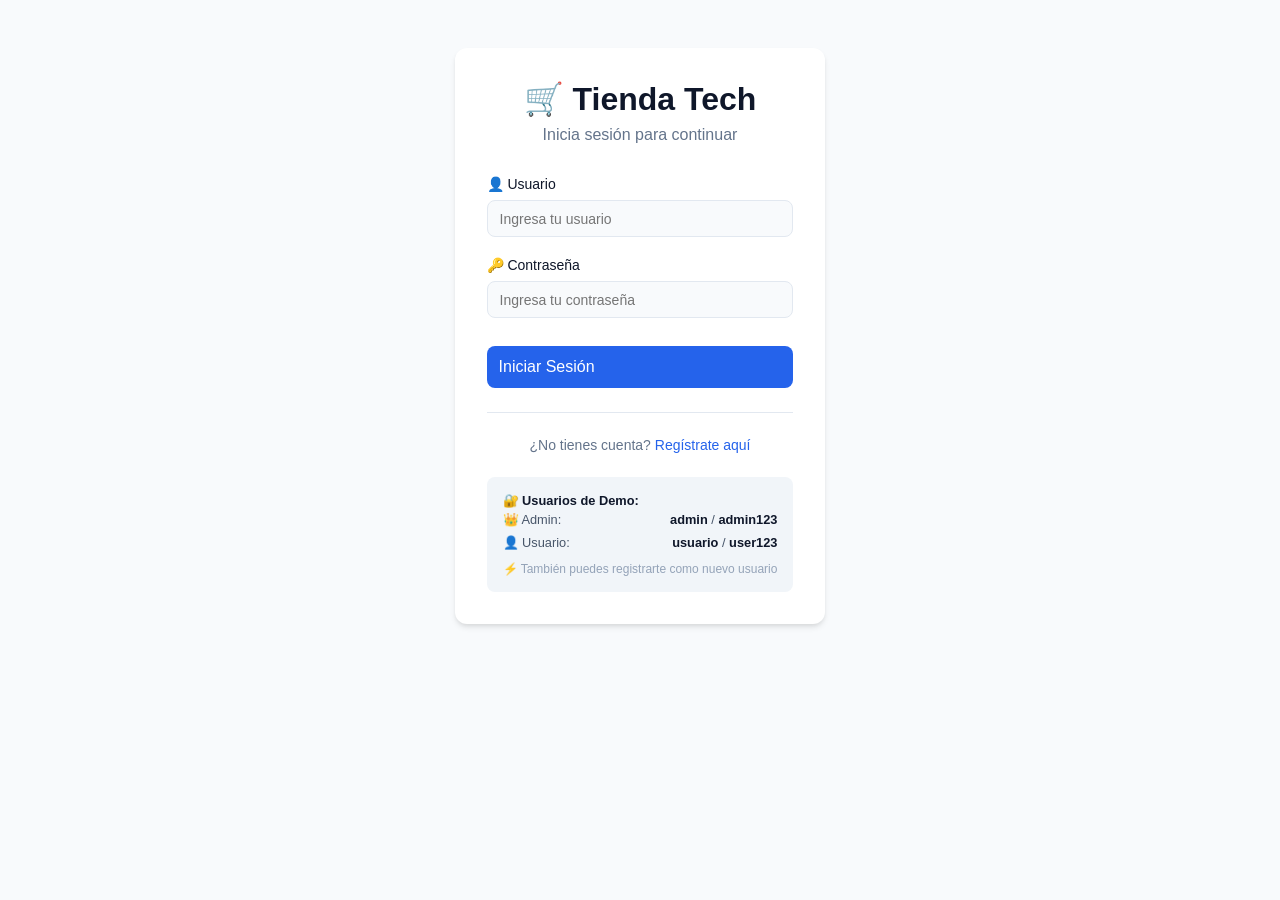
<file: index.html>
<!DOCTYPE html>
<html lang="en">
<head>
    <meta charset="UTF-8">
    <meta name="viewport" content="width=device-width, initial-scale=1.0">
    <title>Login | Tienda Tech</title>
    <link rel="stylesheet" href="style.css">
    <style>
        .auth-container {
            max-width: 400px;
            margin: 3rem auto;
            padding: 2rem;
            background: white;
            border-radius: 12px;
            box-shadow: 0 4px 6px -1px rgba(0, 0, 0, 0.1), 0 2px 4px -1px rgba(0, 0, 0, 0.06);
        }

        .auth-container h1 {
            text-align: center;
            font-size: 2rem;
            margin-bottom: 0.5rem;
            color: #0f172a;
        }

        .auth-container .subtitle {
            text-align: center;
            color: #64748b;
            margin-bottom: 2rem;
        }

        .auth-container .form-group {
            margin-bottom: 1.25rem;
        }

        .auth-container label {
            display: block;
            margin-bottom: 0.5rem;
            font-weight: 500;
            color: #0f172a;
            font-size: 0.875rem;
        }

        .auth-container input {
            width: 100%;
            padding: 0.6rem 0.75rem;
            background: #f8fafc;
            border: 1px solid #e2e8f0;
            border-radius: 8px;
            color: #0f172a;
            font-size: 0.875rem;
            transition: all 0.2s ease;
        }

        .auth-container input:focus {
            outline: none;
            border-color: #2563eb;
            box-shadow: 0 0 0 3px rgba(37, 99, 235, 0.1);
        }

        .auth-container .btn {
            width: 100%;
            padding: 0.75rem;
            font-size: 1rem;
            margin-top: 0.5rem;
        }

        .auth-container .error-message {
            background: #fee2e2;
            color: #991b1b;
            padding: 0.75rem;
            border-radius: 8px;
            margin-bottom: 1rem;
            display: none;
            font-size: 0.875rem;
        }

        .auth-container .error-message.show {
            display: block;
        }

        .auth-container .success-message {
            background: #dcfce7;
            color: #166534;
            padding: 0.75rem;
            border-radius: 8px;
            margin-bottom: 1rem;
            display: none;
            font-size: 0.875rem;
        }

        .auth-container .success-message.show {
            display: block;
        }

        .auth-container .auth-links {
            text-align: center;
            margin-top: 1.5rem;
            padding-top: 1.5rem;
            border-top: 1px solid #e2e8f0;
            color: #64748b;
            font-size: 0.875rem;
        }

        .auth-container .auth-links a {
            color: #2563eb;
            text-decoration: none;
            font-weight: 500;
        }

        .auth-container .auth-links a:hover {
            text-decoration: underline;
        }

        .auth-container .info-box {
            background: #f1f5f9;
            padding: 1rem;
            border-radius: 8px;
            margin-top: 1.5rem;
            font-size: 0.8rem;
            color: #475569;
        }

        .auth-container .info-box strong {
            color: #0f172a;
        }

        .auth-container .info-box .demo-user {
            display: flex;
            justify-content: space-between;
            padding: 0.25rem 0;
        }

        @media (max-width: 480px) {
            .auth-container {
                margin: 2rem 1rem;
                padding: 1.5rem;
            }
        }
    </style>
</head>
<body>
    <div class="container">
        <div class="auth-container">
            <h1>🛒 Tienda Tech</h1>
            <p class="subtitle">Inicia sesión para continuar</p>

            <!-- Mensajes -->
            <div id="errorMessage" class="error-message">
                ❌ Usuario o contraseña incorrectos
            </div>
            <div id="successMessage" class="success-message">
                ✅ ¡Registro exitoso! Ahora inicia sesión
            </div>

            <form id="loginForm">
                <div class="form-group">
                    <label for="username">👤 Usuario</label>
                    <input type="text" id="username" placeholder="Ingresa tu usuario" required>
                </div>

                <div class="form-group">
                    <label for="password">🔑 Contraseña</label>
                    <input type="password" id="password" placeholder="Ingresa tu contraseña" required>
                </div>

                <button type="submit" class="btn btn-primary">Iniciar Sesión</button>
            </form>

            <!-- Enlaces -->
            <div class="auth-links">
                ¿No tienes cuenta? <a href="register.html">Regístrate aquí</a>
            </div>

            <!-- Demo Users -->
            <div class="info-box">
                <strong>🔐 Usuarios de Demo:</strong>
                <div class="demo-user">
                    <span>👑 Admin:</span>
                    <span><strong>admin</strong> / <strong>admin123</strong></span>
                </div>
                <div class="demo-user">
                    <span>👤 Usuario:</span>
                    <span><strong>usuario</strong> / <strong>user123</strong></span>
                </div>
                <div style="margin-top: 0.5rem; font-size: 0.75rem; color: #94a3b8;">
                    ⚡ También puedes registrarte como nuevo usuario
                </div>
            </div>
        </div>
    </div>

    <script src="login.js"></script>
</body>
</html>
</file>
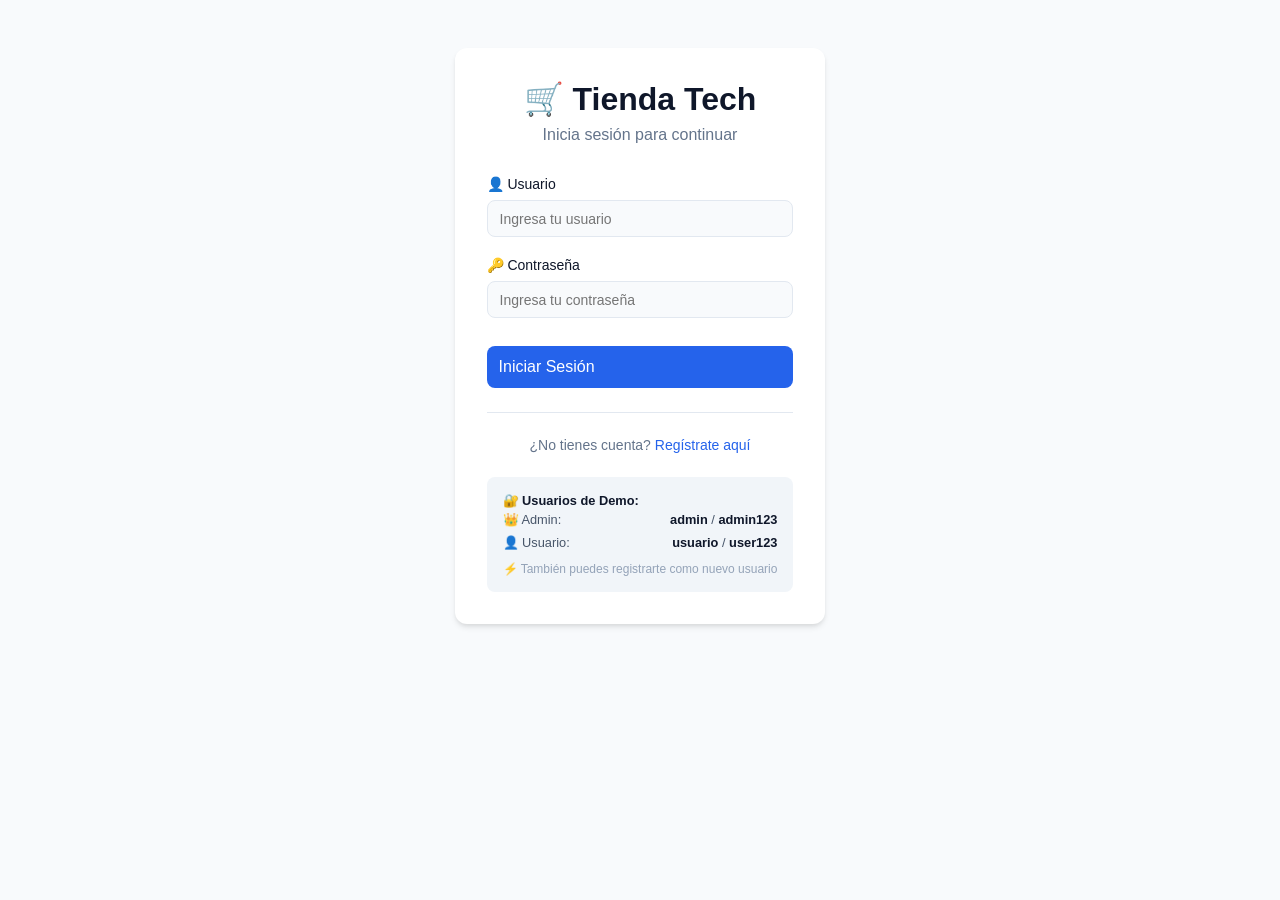
<file: admin.html>
<!DOCTYPE html>
<html lang="en">
<head>
    <meta charset="UTF-8">
    <meta name="viewport" content="width=device-width, initial-scale=1.0">
    <title>Admin | Tienda Tech</title>
    <link rel="stylesheet" href="style.css">
</head>
<body>
    <div class="container">
        <!-- Encabezado -->
        <div class="header">
            <h1>🔐 <span>Panel Admin</span></h1>
            <div class="header-actions">
                <span class="badge badge-admin" id="adminInfo">
                    🔑 Cargando...
                </span>
                <button class="btn btn-primary" onclick="abrirModalAgregar()">
                    + Agregar Producto
                </button>
                <button class="btn btn-secondary" onclick="cerrarSesion()">🚪 Salir</button>
            </div>
        </div>

        <!-- Grid de Productos -->
        <div id="listaProductos" class="product-grid"></div>
    </div>

    <!-- Modal para Agregar/Editar -->
    <div id="modalProducto" class="modal-overlay">
        <div class="modal">
            <div class="modal-header">
                <h2 id="modalTitulo">Nuevo Producto</h2>
                <button class="modal-close" onclick="cerrarModal()">✕</button>
            </div>
            <form id="formProducto">
                <input type="hidden" id="productoId">
                
                <div class="form-group">
                    <label>Nombre del Producto</label>
                    <input type="text" id="nombre" placeholder="Ej: Notebook Pro" required>
                </div>

                <div class="form-group">
                    <label>Precio (CLP)</label>
                    <input type="number" id="precio" placeholder="Ej: 500000" required>
                </div>

                <div class="form-group">
                    <label>Descripción</label>
                    <textarea id="descripcion" placeholder="Descripción del producto" required></textarea>
                </div>

                <div class="form-group">
                    <label>URL de la Imagen</label>
                    <input type="text" id="imagen" placeholder="Ej: img/producto.jpg">
                    <small style="color: var(--text-muted); font-size: 0.75rem;">Deja en blanco para usar imagen por defecto</small>
                </div>

                <div class="form-actions">
                    <button type="button" class="btn btn-secondary" onclick="cerrarModal()">Cancelar</button>
                    <button type="submit" class="btn btn-success" id="btnGuardar">Guardar</button>
                </div>
            </form>
        </div>
    </div>

    <!-- Footer -->
    <footer class="footer">
        <div class="footer-content">
            <div class="footer-section">
                <h4>Tienda Tech</h4>
                <p>Tu tienda de tecnología confiable desde 2024</p>
            </div>
            <div class="footer-section">
                <h4>Enlaces</h4>
                <a href="productos.html">Productos</a>
                <a href="#">Ofertas</a>
                <a href="#">Contacto</a>
            </div>
            <div class="footer-section">
                <h4>Contacto</h4>
                <p>📧 info@tiendatech.com</p>
                <p>📞 +56 9 1234 5678</p>
                <p>📍 Santiago, Chile</p>
            </div>
        </div>
        <div class="footer-bottom">
            © 2024 <span>Tienda Tech</span> - Todos los derechos reservados
        </div>
    </footer>

    <script src="login.js"></script>
    <script src="admin.js"></script>
</body>
</html>
</file>
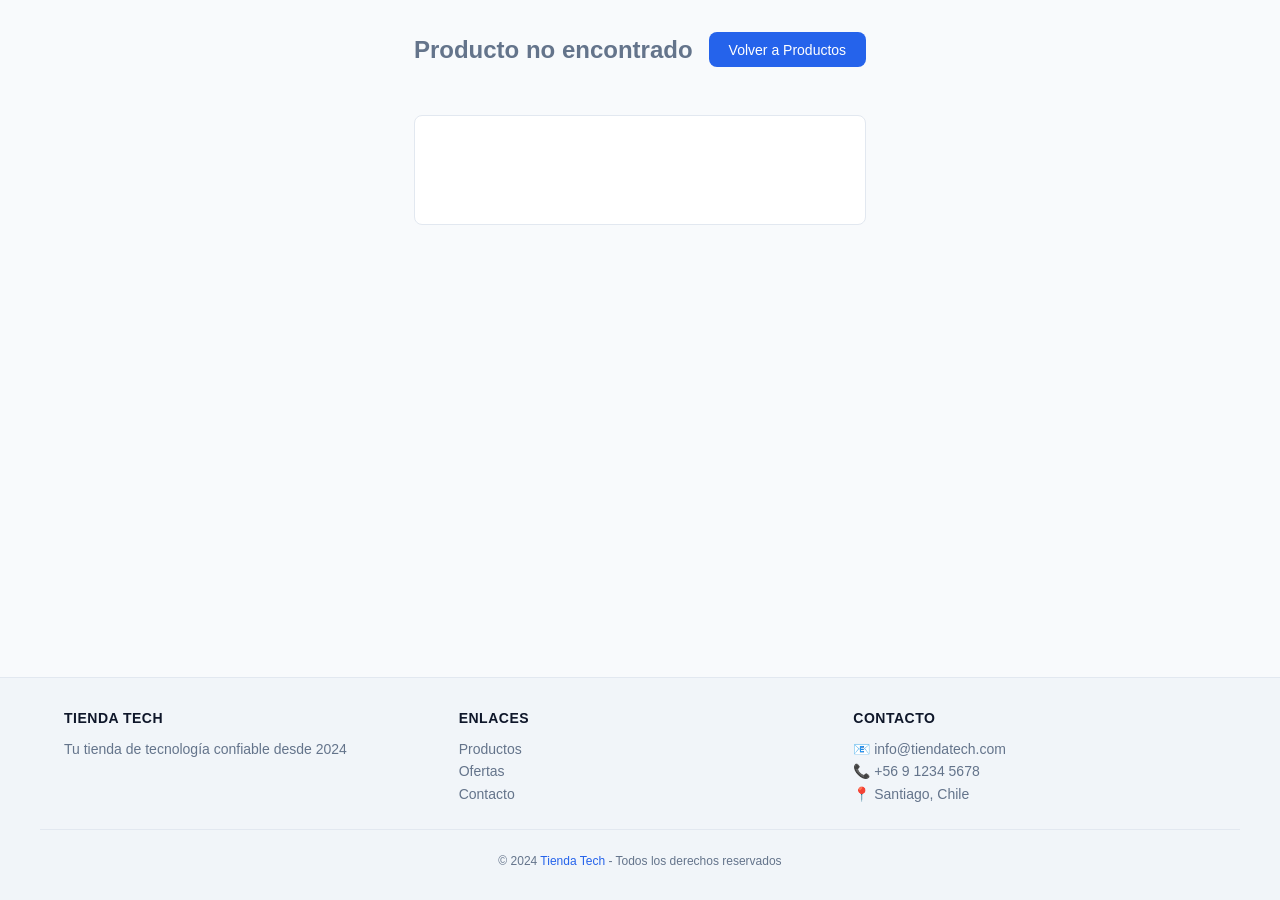
<file: detalle.html>
<!DOCTYPE html>
<html lang="en">
<head>
    <meta charset="UTF-8">
    <meta name="viewport" content="width=device-width, initial-scale=1.0">
    <title>Detalle Producto | Tienda Tech</title>
    <link rel="stylesheet" href="style.css">
</head>
<body>
    <div class="container">
        <div class="header" style="border-bottom: none; padding-bottom: 1rem;">
            <h1>📦 <span>Detalle del Producto</span></h1>
            <div class="header-actions">
                <a href="productos.html" class="btn btn-outline">← Volver</a>
            </div>
        </div>

        <div style="background: var(--card-bg); border: 1px solid var(--border); border-radius: var(--radius); padding: 2rem; max-width: 600px; margin: 0 auto;">
            <img id="imagen" width="100%" style="border-radius: var(--radius); margin-bottom: 1.5rem; background: var(--border);">
            <h2 id="nombre" style="font-size: 1.5rem; margin-bottom: 0.5rem;"></h2>
            <p id="precio" style="font-size: 1.75rem; font-weight: 700; color: var(--primary); margin-bottom: 1rem;"></p>
            <p id="descripcion" style="color: var(--text-muted); line-height: 1.6;"></p>
        </div>
    </div>

    <!-- Footer -->
    <footer class="footer">
        <div class="footer-content">
            <div class="footer-section">
                <h4>Tienda Tech</h4>
                <p>Tu tienda de tecnología confiable desde 2024</p>
            </div>
            <div class="footer-section">
                <h4>Enlaces</h4>
                <a href="productos.html">Productos</a>
                <a href="#">Ofertas</a>
                <a href="#">Contacto</a>
            </div>
            <div class="footer-section">
                <h4>Contacto</h4>
                <p>📧 info@tiendatech.com</p>
                <p>📞 +56 9 1234 5678</p>
                <p>📍 Santiago, Chile</p>
            </div>
        </div>
        <div class="footer-bottom">
            © 2024 <span>Tienda Tech</span> - Todos los derechos reservados
        </div>
    </footer>

    <script src="detalle.js"></script>
</body>
</html>
</file>
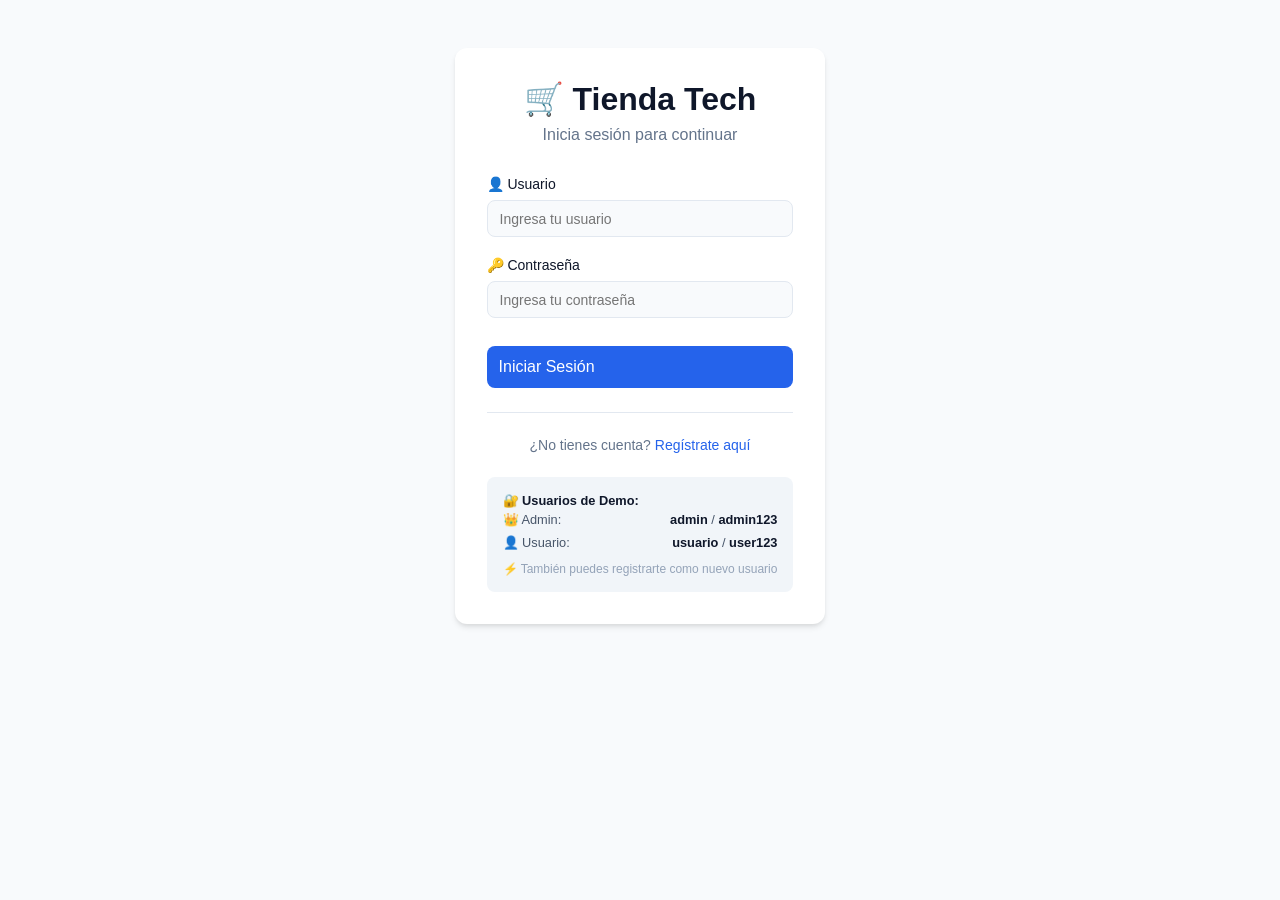
<file: productos.html>
<!DOCTYPE html>
<html lang="en">
<head>
    <meta charset="UTF-8">
    <meta name="viewport" content="width=device-width, initial-scale=1.0">
    <title>Productos | Tienda Tech</title>
    <link rel="stylesheet" href="style.css">
</head>
<body>
    <div class="container">
        <!-- Encabezado -->
        <div class="header">
            <h1>🛒 <span>Productos</span></h1>
            <div class="header-actions">
                <span class="badge badge-user" id="userInfo">
                    👤 Cargando...
                </span>
                <button class="btn btn-secondary" onclick="cerrarSesion()">🚪 Salir</button>
            </div>
        </div>

        <!-- Grid de Productos -->
        <div id="listaProductos" class="product-grid"></div>
    </div>

    <!-- Footer -->
    <footer class="footer">
        <div class="footer-content">
            <div class="footer-section">
                <h4>Tienda Tech</h4>
                <p>Tu tienda de tecnología confiable desde 2024</p>
            </div>
            <div class="footer-section">
                <h4>Enlaces</h4>
                <a href="productos.html">Inicio</a>
                <a href="#">Ofertas</a>
                <a href="#">Contacto</a>
            </div>
            <div class="footer-section">
                <h4>Contacto</h4>
                <p>📧 info@tiendatech.com</p>
                <p>📞 +56 9 1234 5678</p>
                <p>📍 Santiago, Chile</p>
            </div>
        </div>
        <div class="footer-bottom">
            © 2024 <span>Tienda Tech</span> - Todos los derechos reservados
        </div>
    </footer>

    <script src="login.js"></script>
    <script src="productos.js"></script>
</body>
</html>
</file>
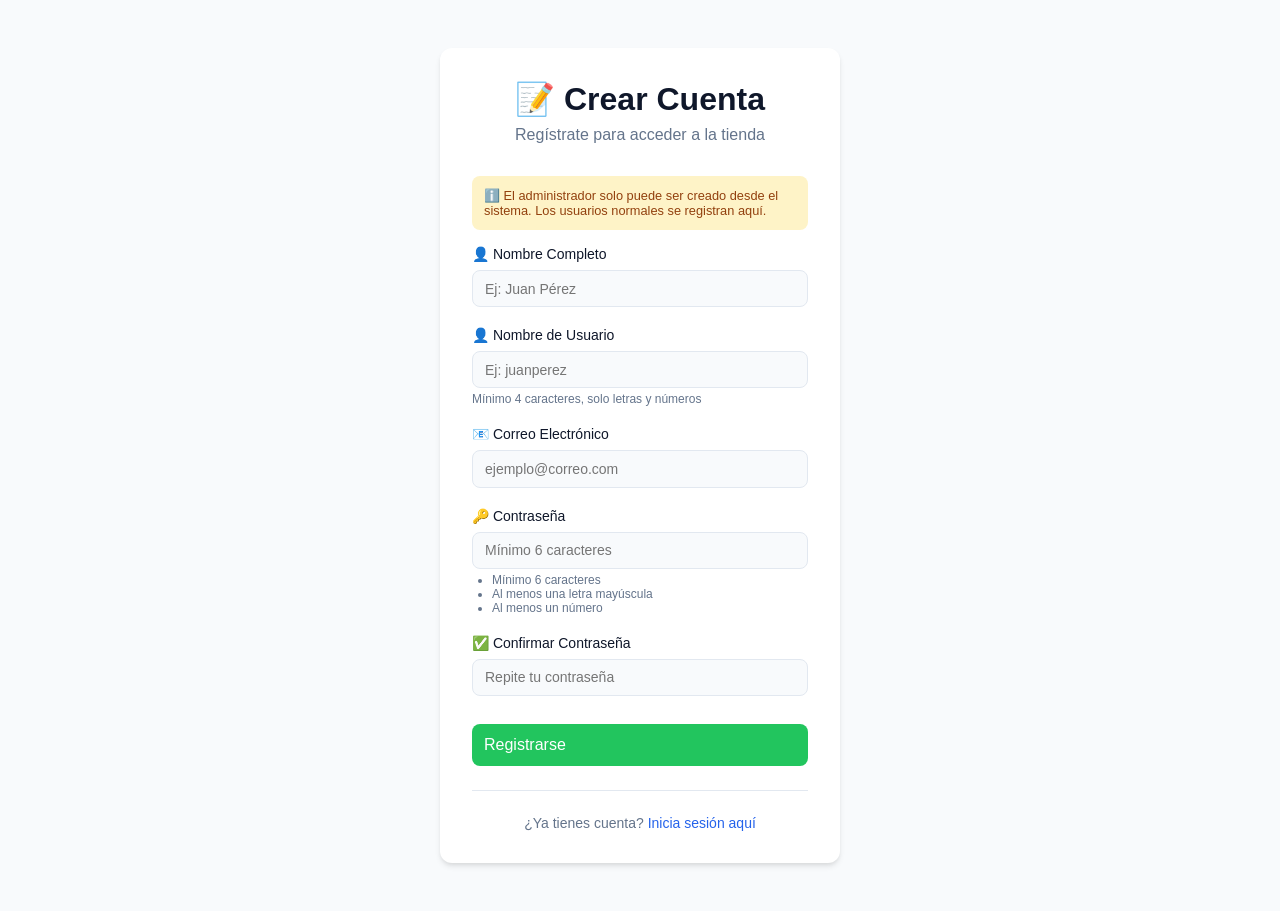
<file: register.html>
<!DOCTYPE html>
<html lang="en">
<head>
    <meta charset="UTF-8">
    <meta name="viewport" content="width=device-width, initial-scale=1.0">
    <title>Registro | Tienda Tech</title>
    <link rel="stylesheet" href="style.css">
    <style>
        .auth-container {
            max-width: 400px;
            margin: 3rem auto;
            padding: 2rem;
            background: white;
            border-radius: 12px;
            box-shadow: 0 4px 6px -1px rgba(0, 0, 0, 0.1), 0 2px 4px -1px rgba(0, 0, 0, 0.06);
        }

        .auth-container h1 {
            text-align: center;
            font-size: 2rem;
            margin-bottom: 0.5rem;
            color: #0f172a;
        }

        .auth-container .subtitle {
            text-align: center;
            color: #64748b;
            margin-bottom: 2rem;
        }

        .auth-container .form-group {
            margin-bottom: 1.25rem;
        }

        .auth-container label {
            display: block;
            margin-bottom: 0.5rem;
            font-weight: 500;
            color: #0f172a;
            font-size: 0.875rem;
        }

        .auth-container input,
        .auth-container select {
            width: 100%;
            padding: 0.6rem 0.75rem;
            background: #f8fafc;
            border: 1px solid #e2e8f0;
            border-radius: 8px;
            color: #0f172a;
            font-size: 0.875rem;
            transition: all 0.2s ease;
        }

        .auth-container input:focus,
        .auth-container select:focus {
            outline: none;
            border-color: #2563eb;
            box-shadow: 0 0 0 3px rgba(37, 99, 235, 0.1);
        }

        .auth-container .btn {
            width: 100%;
            padding: 0.75rem;
            font-size: 1rem;
            margin-top: 0.5rem;
        }

        .auth-container .error-message {
            background: #fee2e2;
            color: #991b1b;
            padding: 0.75rem;
            border-radius: 8px;
            margin-bottom: 1rem;
            display: none;
            font-size: 0.875rem;
        }

        .auth-container .error-message.show {
            display: block;
        }

        .auth-container .auth-links {
            text-align: center;
            margin-top: 1.5rem;
            padding-top: 1.5rem;
            border-top: 1px solid #e2e8f0;
            color: #64748b;
            font-size: 0.875rem;
        }

        .auth-container .auth-links a {
            color: #2563eb;
            text-decoration: none;
            font-weight: 500;
        }

        .auth-container .auth-links a:hover {
            text-decoration: underline;
        }

        .auth-container .info-box {
            background: #fef3c7;
            padding: 0.75rem;
            border-radius: 8px;
            margin-bottom: 1rem;
            font-size: 0.8rem;
            color: #92400e;
        }

        .password-requirements {
            font-size: 0.75rem;
            color: #64748b;
            margin-top: 0.25rem;
        }

        .password-requirements ul {
            margin: 0.25rem 0;
            padding-left: 1.25rem;
        }

        @media (max-width: 480px) {
            .auth-container {
                margin: 2rem 1rem;
                padding: 1.5rem;
            }
        }
    </style>
</head>
<body>
    <div class="container">
        <div class="auth-container">
            <h1>📝 Crear Cuenta</h1>
            <p class="subtitle">Regístrate para acceder a la tienda</p>

            <!-- Mensaje de error -->
            <div id="errorMessage" class="error-message">
                ❌ Error en el registro
            </div>

            <div class="info-box">
                ℹ️ El administrador solo puede ser creado desde el sistema. 
                Los usuarios normales se registran aquí.
            </div>

            <form id="registerForm">
                <div class="form-group">
                    <label for="fullname">👤 Nombre Completo</label>
                    <input type="text" id="fullname" placeholder="Ej: Juan Pérez" required>
                </div>

                <div class="form-group">
                    <label for="username">👤 Nombre de Usuario</label>
                    <input type="text" id="username" placeholder="Ej: juanperez" required>
                    <div style="font-size: 0.75rem; color: #64748b; margin-top: 0.25rem;">
                        Mínimo 4 caracteres, solo letras y números
                    </div>
                </div>

                <div class="form-group">
                    <label for="email">📧 Correo Electrónico</label>
                    <input type="email" id="email" placeholder="ejemplo@correo.com" required>
                </div>

                <div class="form-group">
                    <label for="password">🔑 Contraseña</label>
                    <input type="password" id="password" placeholder="Mínimo 6 caracteres" required minlength="6">
                    <div class="password-requirements">
                        <ul>
                            <li>Mínimo 6 caracteres</li>
                            <li>Al menos una letra mayúscula</li>
                            <li>Al menos un número</li>
                        </ul>
                    </div>
                </div>

                <div class="form-group">
                    <label for="confirmPassword">✅ Confirmar Contraseña</label>
                    <input type="password" id="confirmPassword" placeholder="Repite tu contraseña" required>
                </div>

                <button type="submit" class="btn btn-success">Registrarse</button>
            </form>

            <!-- Enlace a login -->
            <div class="auth-links">
                ¿Ya tienes cuenta? <a href="index.html">Inicia sesión aquí</a>
            </div>
        </div>
    </div>

    <script src="login.js"></script>
</body>
</html>
</file>
<file: style.css>
/* Reset y variables globales */
* {
    margin: 0;
    padding: 0;
    box-sizing: border-box;
}

:root {
    --primary: #2563eb;
    --primary-light: #3b82f6;
    --primary-dark: #1d4ed8;
    --secondary: #64748b;
    --success: #22c55e;
    --danger: #ef4444;
    --warning: #f59e0b;
    --background: #f8fafc;
    --card-bg: #ffffff;
    --text: #0f172a;
    --text-muted: #64748b;
    --border: #e2e8f0;
    --shadow: 0 1px 3px rgba(0, 0, 0, 0.1);
    --shadow-hover: 0 10px 40px rgba(0, 0, 0, 0.08);
    --radius: 8px;
    --transition: all 0.2s ease;
    --footer-bg: #f1f5f9;
}

body {
    font-family: -apple-system, BlinkMacSystemFont, 'Segoe UI', Roboto, 'Helvetica Neue', Arial, sans-serif;
    background: var(--background);
    color: var(--text);
    min-height: 100vh;
    display: flex;
    flex-direction: column;
}

/* Contenedor principal */
.container {
    max-width: 1200px;
    margin: 0 auto;
    padding: 0 1.5rem;
    flex: 1;
}

/* Encabezado */
.header {
    display: flex;
    justify-content: space-between;
    align-items: center;
    padding: 2rem 0 1.5rem 0;
    border-bottom: 1px solid var(--border);
    margin-bottom: 2rem;
    flex-wrap: wrap;
    gap: 1rem;
}

.header h1 {
    font-size: 2rem;
    font-weight: 700;
    color: var(--text);
    letter-spacing: -0.5px;
}

.header h1 span {
    color: var(--primary);
}

.header-actions {
    display: flex;
    gap: 0.75rem;
}

/* Botones */
.btn {
    padding: 0.6rem 1.25rem;
    border: none;
    border-radius: var(--radius);
    font-size: 0.875rem;
    font-weight: 500;
    cursor: pointer;
    transition: var(--transition);
    display: inline-flex;
    align-items: center;
    gap: 0.5rem;
    text-decoration: none;
}

.btn-primary {
    background: var(--primary);
    color: #fff;
}

.btn-primary:hover {
    background: var(--primary-dark);
    transform: translateY(-1px);
    box-shadow: var(--shadow);
}

.btn-edit {
    background: var(--warning);
    color: #fff;
}

.btn-edit:hover {
    background: #d97706;
    transform: translateY(-1px);
    box-shadow: var(--shadow);
}

.btn-delete {
    background: var(--danger);
    color: #fff;
}

.btn-delete:hover {
    background: #dc2626;
    transform: translateY(-1px);
    box-shadow: var(--shadow);
}

.btn-success {
    background: var(--success);
    color: #fff;
}

.btn-success:hover {
    background: #16a34a;
    transform: translateY(-1px);
    box-shadow: var(--shadow);
}

.btn-secondary {
    background: var(--border);
    color: var(--text);
}

.btn-secondary:hover {
    background: #cbd5e1;
    transform: translateY(-1px);
}

.btn-outline {
    background: transparent;
    color: var(--primary);
    border: 1px solid var(--primary);
}

.btn-outline:hover {
    background: var(--primary);
    color: #fff;
    transform: translateY(-1px);
}

.btn-sm {
    padding: 0.4rem 0.8rem;
    font-size: 0.75rem;
}

/* Grid de productos */
.product-grid {
    display: grid;
    grid-template-columns: repeat(auto-fill, minmax(280px, 1fr));
    gap: 1.5rem;
    margin-bottom: 2rem;
}

/* Tarjeta de producto */
.product-card {
    background: var(--card-bg);
    border: 1px solid var(--border);
    border-radius: var(--radius);
    padding: 1.25rem;
    transition: var(--transition);
}

.product-card:hover {
    transform: translateY(-4px);
    box-shadow: var(--shadow-hover);
    border-color: var(--primary-light);
}

.product-card img {
    width: 100%;
    height: 200px;
    object-fit: cover;
    border-radius: var(--radius);
    margin-bottom: 1rem;
    background: var(--border);
}

.product-card h3 {
    font-size: 1.125rem;
    font-weight: 600;
    margin-bottom: 0.5rem;
    color: var(--text);
}

.product-card .price {
    font-size: 1.25rem;
    font-weight: 700;
    color: var(--primary);
    margin-bottom: 0.5rem;
}

.product-card .price::before {
    content: '$';
    margin-right: 1px;
}

.product-card .description {
    color: var(--text-muted);
    font-size: 0.875rem;
    margin-bottom: 1rem;
    line-height: 1.5;
    display: -webkit-box;
    -webkit-line-clamp: 2;
    -webkit-box-orient: vertical;
    overflow: hidden;
}

.product-card .card-actions {
    display: flex;
    gap: 0.5rem;
    flex-wrap: wrap;
}

.product-card .card-actions .btn {
    flex: 1;
    min-width: 60px;
    justify-content: center;
}

/* Modal / Formulario */
.modal-overlay {
    display: none;
    position: fixed;
    top: 0;
    left: 0;
    right: 0;
    bottom: 0;
    background: rgba(15, 23, 42, 0.5);
    backdrop-filter: blur(4px);
    z-index: 1000;
    justify-content: center;
    align-items: center;
    animation: fadeIn 0.2s ease;
}

.modal-overlay.active {
    display: flex;
}

.modal {
    background: var(--card-bg);
    border-radius: var(--radius);
    padding: 2rem;
    max-width: 500px;
    width: 90%;
    max-height: 90vh;
    overflow-y: auto;
    animation: slideUp 0.3s ease;
    box-shadow: 0 20px 60px rgba(0, 0, 0, 0.15);
}

.modal-header {
    display: flex;
    justify-content: space-between;
    align-items: center;
    margin-bottom: 1.5rem;
}

.modal-header h2 {
    font-size: 1.25rem;
    font-weight: 600;
    color: var(--text);
}

.modal-close {
    background: none;
    border: none;
    color: var(--text-muted);
    font-size: 1.5rem;
    cursor: pointer;
    transition: var(--transition);
    padding: 0.25rem;
    line-height: 1;
}

.modal-close:hover {
    color: var(--text);
    transform: rotate(90deg);
}

/* Formulario */
.form-group {
    margin-bottom: 1.25rem;
}

.form-group label {
    display: block;
    margin-bottom: 0.5rem;
    font-weight: 500;
    color: var(--text);
    font-size: 0.875rem;
}

.form-group input,
.form-group textarea {
    width: 100%;
    padding: 0.6rem 0.75rem;
    background: var(--background);
    border: 1px solid var(--border);
    border-radius: var(--radius);
    color: var(--text);
    font-size: 0.875rem;
    transition: var(--transition);
    font-family: inherit;
}

.form-group input:focus,
.form-group textarea:focus {
    outline: none;
    border-color: var(--primary);
    box-shadow: 0 0 0 3px rgba(37, 99, 235, 0.1);
}

.form-group textarea {
    min-height: 80px;
    resize: vertical;
}

.form-actions {
    display: flex;
    gap: 0.75rem;
    margin-top: 1.5rem;
}

.form-actions .btn {
    flex: 1;
    justify-content: center;
}

/* Estados vacíos */
.empty-state {
    text-align: center;
    padding: 4rem 2rem;
    color: var(--text-muted);
    background: var(--card-bg);
    border-radius: var(--radius);
    border: 2px dashed var(--border);
}

.empty-state .empty-icon {
    font-size: 3rem;
    margin-bottom: 1rem;
    display: block;
}

.empty-state h3 {
    font-size: 1.25rem;
    color: var(--text);
    margin-bottom: 0.5rem;
}

/* Footer */
.footer {
    background: var(--footer-bg);
    border-top: 1px solid var(--border);
    padding: 2rem 0;
    margin-top: 3rem;
}

.footer-content {
    max-width: 1200px;
    margin: 0 auto;
    padding: 0 1.5rem;
    display: grid;
    grid-template-columns: repeat(auto-fit, minmax(200px, 1fr));
    gap: 2rem;
}

.footer-section h4 {
    font-size: 0.875rem;
    font-weight: 600;
    color: var(--text);
    margin-bottom: 0.75rem;
    text-transform: uppercase;
    letter-spacing: 0.5px;
}

.footer-section p,
.footer-section a {
    color: var(--text-muted);
    font-size: 0.875rem;
    line-height: 1.6;
    text-decoration: none;
    display: block;
    transition: var(--transition);
}

.footer-section a:hover {
    color: var(--primary);
}

.footer-bottom {
    max-width: 1200px;
    margin: 1.5rem auto 0;
    padding: 1.5rem 1.5rem 0;
    border-top: 1px solid var(--border);
    text-align: center;
    color: var(--text-muted);
    font-size: 0.75rem;
}

.footer-bottom span {
    color: var(--primary);
}

/* Badge de estado */
.badge {
    display: inline-block;
    padding: 0.2rem 0.6rem;
    border-radius: 20px;
    font-size: 0.7rem;
    font-weight: 600;
    text-transform: uppercase;
    letter-spacing: 0.5px;
}

.badge-stock {
    background: #dcfce7;
    color: #166534;
}

.badge-out {
    background: #fee2e2;
    color: #991b1b;
}

/* Animaciones */
@keyframes fadeIn {
    from { opacity: 0; }
    to { opacity: 1; }
}

@keyframes slideUp {
    from { 
        opacity: 0;
        transform: translateY(20px);
    }
    to { 
        opacity: 1;
        transform: translateY(0);
    }
}

/* Scrollbar personalizada */
::-webkit-scrollbar {
    width: 8px;
}

::-webkit-scrollbar-track {
    background: var(--background);
}

::-webkit-scrollbar-thumb {
    background: var(--border);
    border-radius: 4px;
}

::-webkit-scrollbar-thumb:hover {
    background: var(--text-muted);
}

/* Responsive */
@media (max-width: 768px) {
    .header {
        flex-direction: column;
        align-items: stretch;
        text-align: center;
        gap: 0.75rem;
    }

    .header h1 {
        font-size: 1.5rem;
    }

    .header-actions {
        justify-content: center;
    }

    .product-grid {
        grid-template-columns: 1fr;
        gap: 1rem;
    }

    .modal {
        padding: 1.5rem;
        margin: 1rem;
    }

    .form-actions {
        flex-direction: column;
    }

    .footer-content {
        grid-template-columns: 1fr;
        text-align: center;
        gap: 1.5rem;
    }
}

@media (max-width: 480px) {
    .container {
        padding: 0 1rem;
    }

    .product-card .card-actions .btn {
        font-size: 0.7rem;
        padding: 0.35rem 0.6rem;
    }

    .btn {
        padding: 0.5rem 1rem;
        font-size: 0.8rem;
    }
}
</file>
